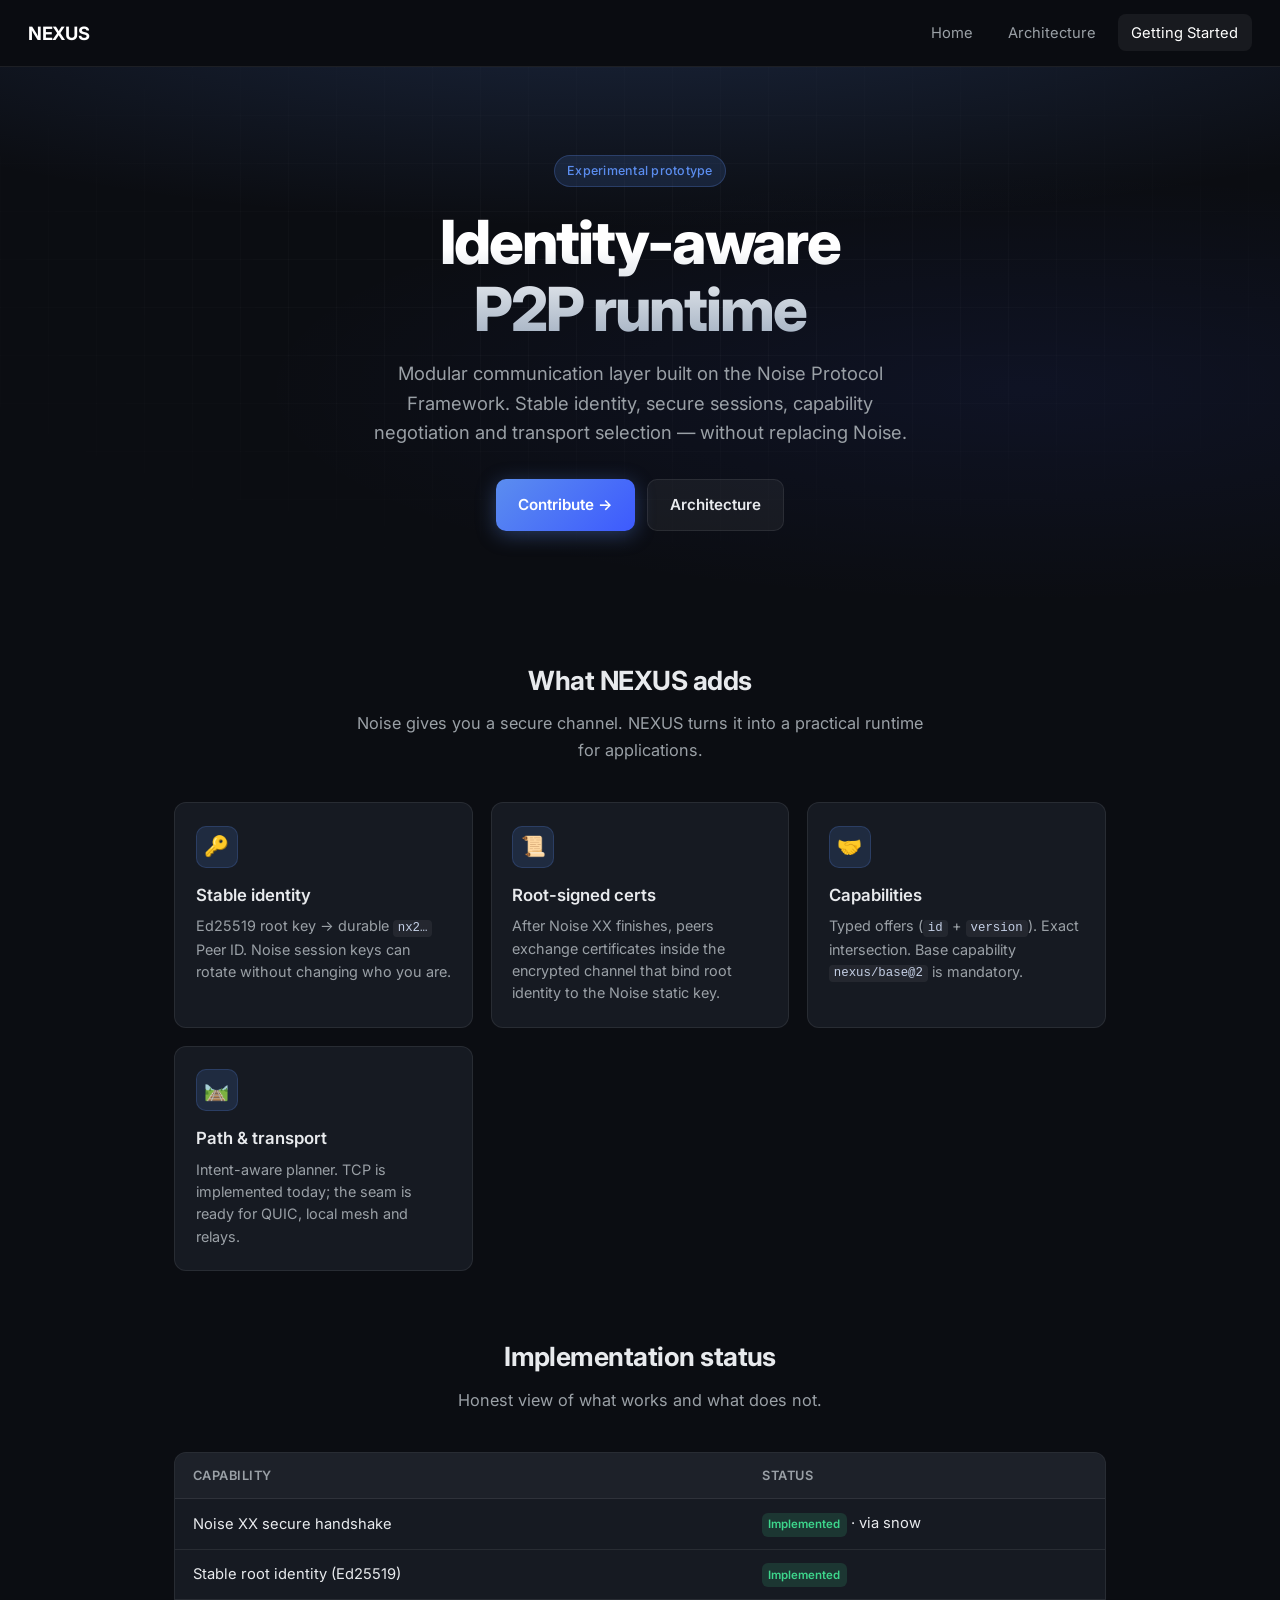
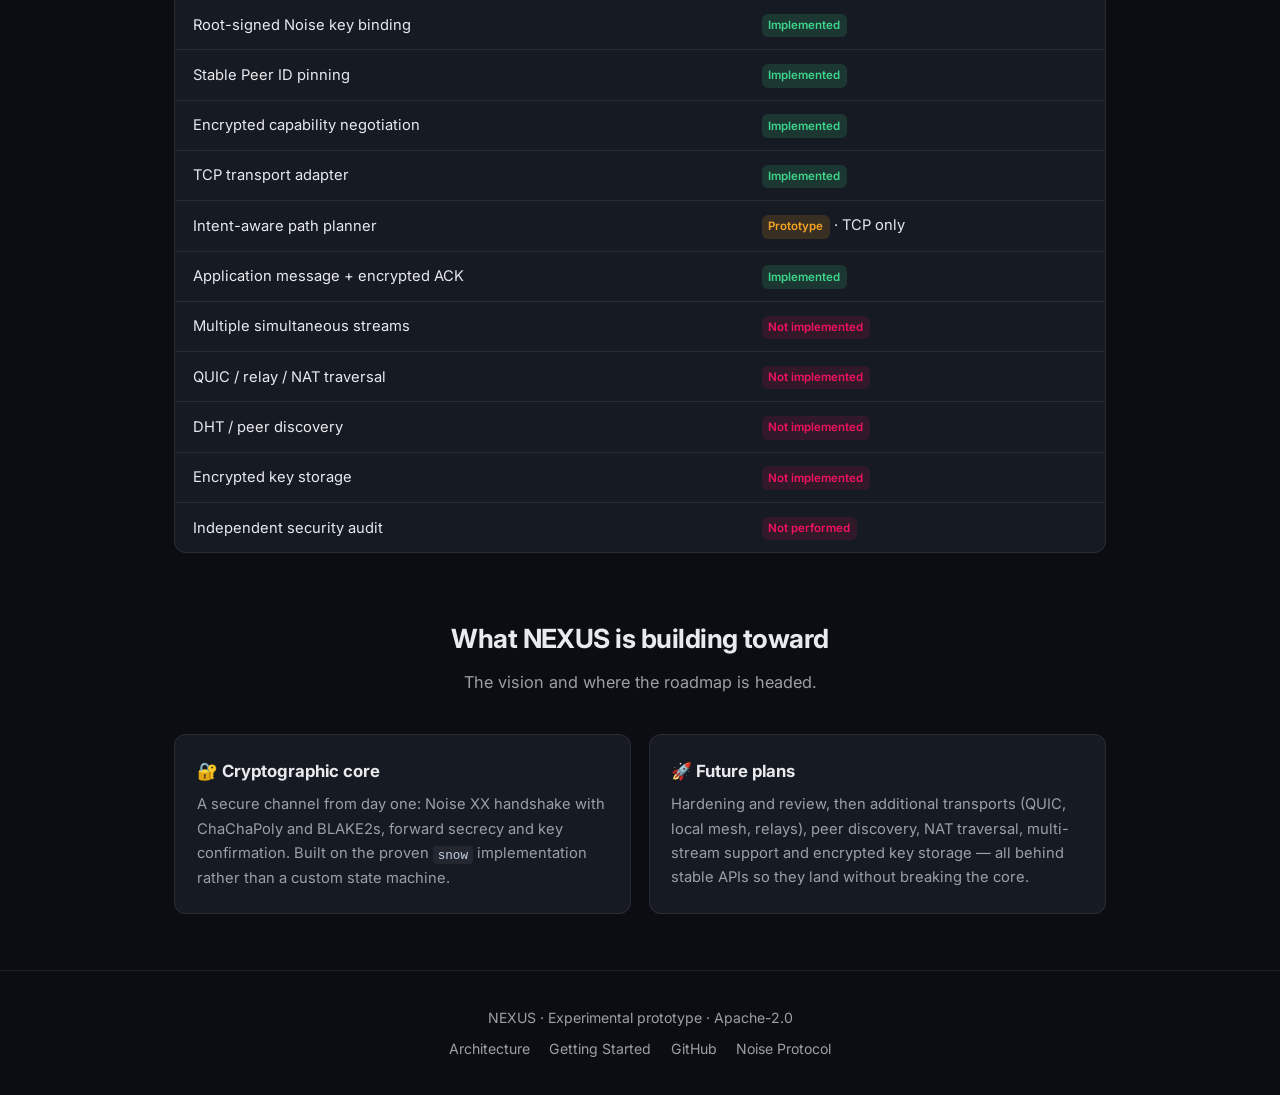
<file: index.html>
<!DOCTYPE html>
<html lang="en">
<head>
  <meta charset="UTF-8">
  <meta name="viewport" content="width=device-width, initial-scale=1">
  <title>NEXUS — Identity-aware P2P runtime</title>
  <link rel="stylesheet" href="style.css">
  <link rel="preconnect" href="https://fonts.googleapis.com">
  <link rel="preconnect" href="https://fonts.gstatic.com" crossorigin>
  <link href="https://fonts.googleapis.com/css2?family=Inter:wght@400;500;600;700;800&display=swap" rel="stylesheet">
</head>
<body>

<nav class="nav">
  <a href="index.html" class="logo">NEXUS</a>
  <a href="index.html">Home</a>
  <a href="architecture.html">Architecture</a>
  <a href="getting-started.html" class="active">Getting Started</a>
</nav>

<header class="hero">
  <div class="hero-grid"></div>
  <div class="hero-inner">
    <div class="badge-top">Experimental prototype</div>
    <h1>Identity-aware<br>P2P runtime</h1>
    <p class="tagline">
      Modular communication layer built on the Noise Protocol Framework.
      Stable identity, secure sessions, capability negotiation and transport selection — without replacing Noise.
    </p>
    <div class="hero-actions">
      <a href="https://github.com/papanya02/loom-protocol" class="btn btn-primary" target="_blank" rel="noopener">Contribute →</a>
      <a href="architecture.html" class="btn btn-ghost">Architecture</a>
    </div>
  </div>
</header>

<section class="section">
  <h2 class="section-title">What NEXUS adds</h2>
  <p class="section-lead">
    Noise gives you a secure channel. NEXUS turns it into a practical runtime for applications.
  </p>

  <div class="features">
    <div class="feature">
      <div class="feature-icon">🔑</div>
      <h3>Stable identity</h3>
      <p>Ed25519 root key → durable <code>nx2…</code> Peer ID. Noise session keys can rotate without changing who you are.</p>
    </div>
    <div class="feature">
      <div class="feature-icon">📜</div>
      <h3>Root-signed certs</h3>
      <p>After Noise XX finishes, peers exchange certificates inside the encrypted channel that bind root identity to the Noise static key.</p>
    </div>
    <div class="feature">
      <div class="feature-icon">🤝</div>
      <h3>Capabilities</h3>
      <p>Typed offers (<code>id</code> + <code>version</code>). Exact intersection. Base capability <code>nexus/base@2</code> is mandatory.</p>
    </div>
    <div class="feature">
      <div class="feature-icon">🛤️</div>
      <h3>Path &amp; transport</h3>
      <p>Intent-aware planner. TCP is implemented today; the seam is ready for QUIC, local mesh and relays.</p>
    </div>
  </div>
</section>

<section class="section" style="padding-top: 0.5rem;">
  <h2 class="section-title">Implementation status</h2>
  <p class="section-lead">Honest view of what works and what does not.</p>

  <div class="table-wrap">
    <table>
      <thead>
        <tr><th>Capability</th><th>Status</th></tr>
      </thead>
      <tbody>
        <tr><td>Noise XX secure handshake</td><td><span class="badge badge-yes">Implemented</span> · via snow</td></tr>
        <tr><td>Stable root identity (Ed25519)</td><td><span class="badge badge-yes">Implemented</span></td></tr>
        <tr><td>Root-signed Noise key binding</td><td><span class="badge badge-yes">Implemented</span></td></tr>
        <tr><td>Stable Peer ID pinning</td><td><span class="badge badge-yes">Implemented</span></td></tr>
        <tr><td>Encrypted capability negotiation</td><td><span class="badge badge-yes">Implemented</span></td></tr>
        <tr><td>TCP transport adapter</td><td><span class="badge badge-yes">Implemented</span></td></tr>
        <tr><td>Intent-aware path planner</td><td><span class="badge badge-proto">Prototype</span> · TCP only</td></tr>
        <tr><td>Application message + encrypted ACK</td><td><span class="badge badge-yes">Implemented</span></td></tr>
        <tr><td>Multiple simultaneous streams</td><td><span class="badge badge-no">Not implemented</span></td></tr>
        <tr><td>QUIC / relay / NAT traversal</td><td><span class="badge badge-no">Not implemented</span></td></tr>
        <tr><td>DHT / peer discovery</td><td><span class="badge badge-no">Not implemented</span></td></tr>
        <tr><td>Encrypted key storage</td><td><span class="badge badge-no">Not implemented</span></td></tr>
        <tr><td>Independent security audit</td><td><span class="badge badge-no">Not performed</span></td></tr>
      </tbody>
    </table>
  </div>
</section>

<section class="section" style="padding-top: 0.5rem;">
  <h2 class="section-title">What NEXUS is building toward</h2>
  <p class="section-lead">The vision and where the roadmap is headed.</p>

  <div class="split">
    <div class="card">
      <h3>🔐 Cryptographic core</h3>
      <p>
        A secure channel from day one: Noise XX handshake with ChaChaPoly and BLAKE2s,
        forward secrecy and key confirmation. Built on the proven
        <code>snow</code> implementation rather than a custom state machine.
      </p>
    </div>
    <div class="card">
      <h3>🚀 Future plans</h3>
      <p>
        Hardening and review, then additional transports (QUIC, local mesh, relays),
        peer discovery, NAT traversal, multi-stream support and encrypted key storage —
        all behind stable APIs so they land without breaking the core.
      </p>
    </div>
  </div>
</section>

<footer>
  <p>NEXUS · Experimental prototype · Apache-2.0</p>
  <div class="links">
    <a href="architecture.html">Architecture</a>
    <a href="getting-started.html">Getting Started</a>
    <a href="https://github.com/papanya02/loom-protocol" target="_blank" rel="noopener">GitHub</a>
    <a href="https://noiseprotocol.org/" target="_blank" rel="noopener">Noise Protocol</a>
  </div>
</footer>

</body>
</html>
</file>
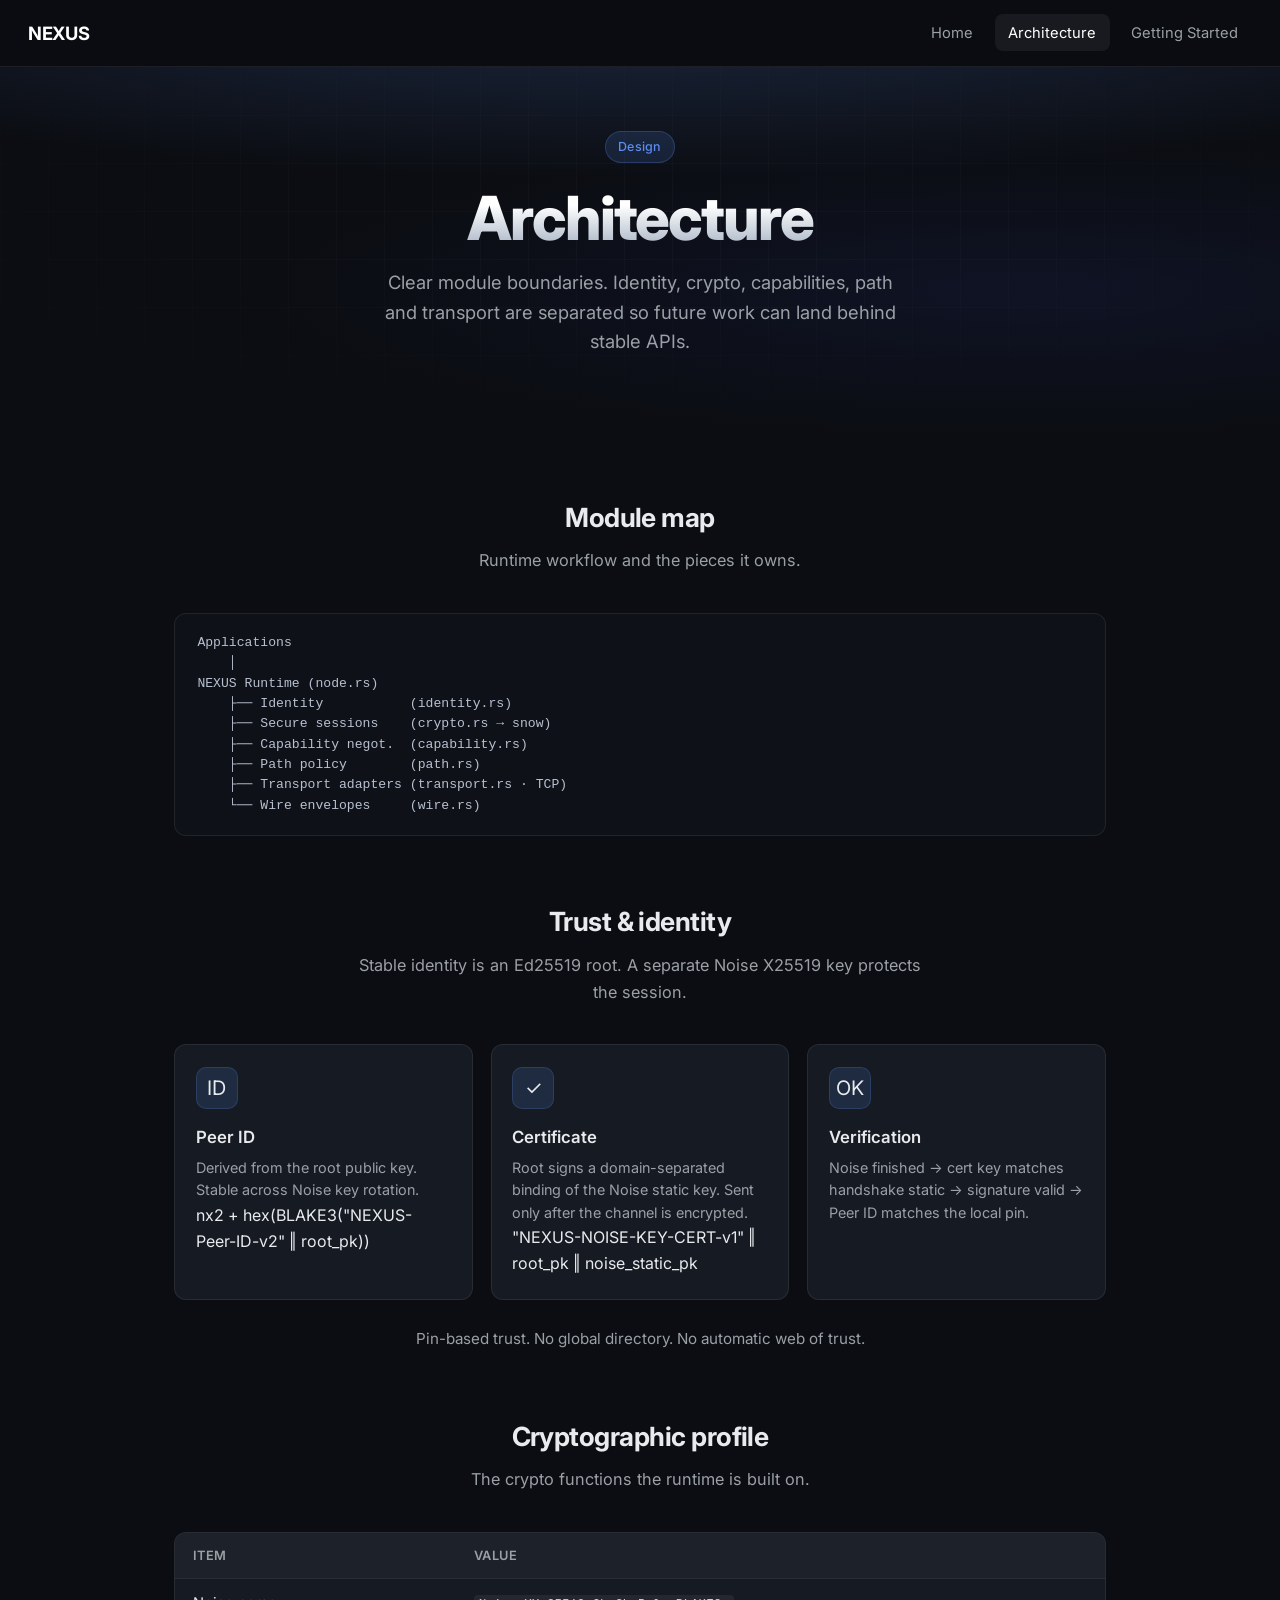
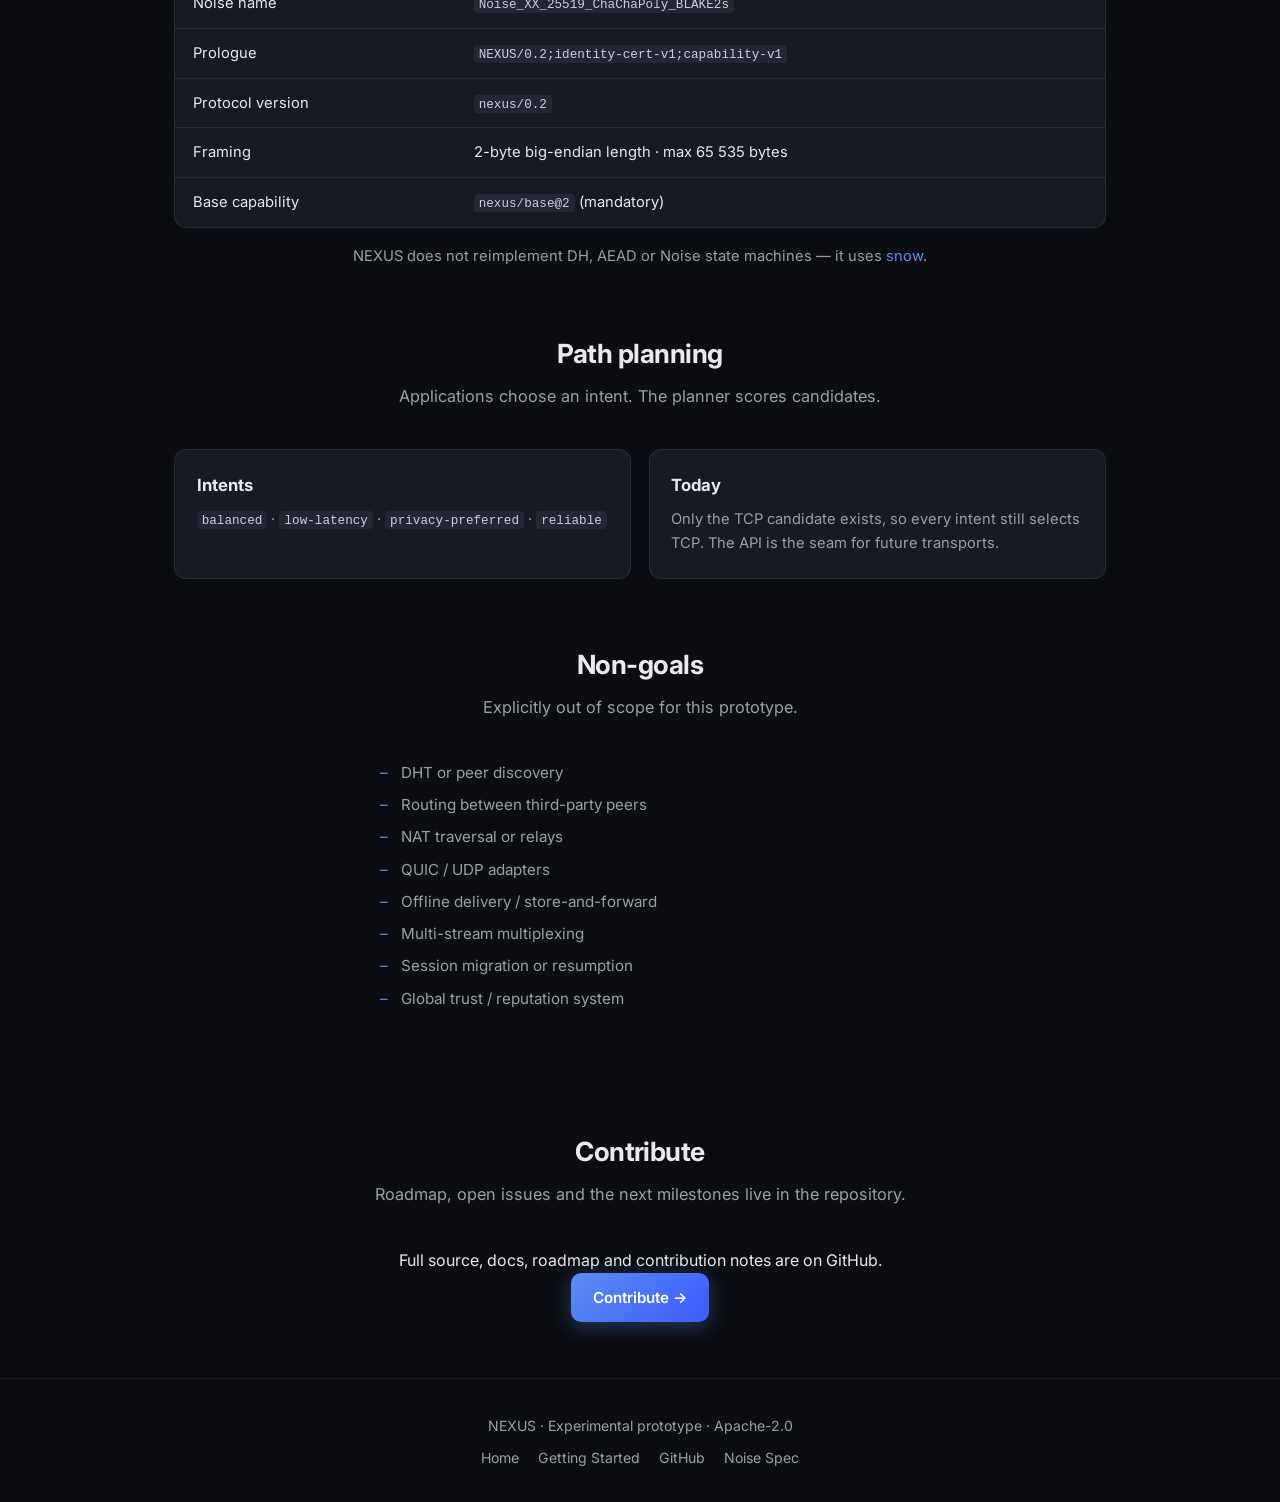
<file: architecture.html>
<!DOCTYPE html>
<html lang="en">
<head>
  <meta charset="UTF-8">
  <meta name="viewport" content="width=device-width, initial-scale=1">
  <title>Architecture — NEXUS</title>
  <link rel="stylesheet" href="style.css">
  <link rel="preconnect" href="https://fonts.googleapis.com">
  <link rel="preconnect" href="https://fonts.gstatic.com" crossorigin>
  <link href="https://fonts.googleapis.com/css2?family=Inter:wght@400;500;600;700;800&display=swap" rel="stylesheet">
</head>
<body>

<nav class="nav">
   <a href="index.html" class="logo">NEXUS</a>
  <a href="index.html">Home</a>
  <a href="architecture.html" class="active">Architecture</a>
  <a href="getting-started.html">Getting Started</a>
</nav>

<header class="hero" style="padding: 4rem 1.5rem 3.2rem;">
  <div class="hero-grid"></div>
  <div class="hero-inner">
    <div class="badge-top">Design</div>
    <h1>Architecture</h1>
    <p class="tagline">
      Clear module boundaries. Identity, crypto, capabilities, path and transport are separated so future work can land behind stable APIs.
    </p>
  </div>
</header>

<section class="section">
  <h2 class="section-title">Module map</h2>
  <p class="section-lead">Runtime workflow and the pieces it owns.</p>
  <div class="mono-block">Applications
    │
NEXUS Runtime (node.rs)
    ├── Identity           (identity.rs)
    ├── Secure sessions    (crypto.rs → snow)
    ├── Capability negot.  (capability.rs)
    ├── Path policy        (path.rs)
    ├── Transport adapters (transport.rs · TCP)
    └── Wire envelopes     (wire.rs)</div>
</section>

<section class="section" style="padding-top: 0.5rem;">
  <h2 class="section-title">Trust &amp; identity</h2>
  <p class="section-lead">
    Stable identity is an Ed25519 root. A separate Noise X25519 key protects the session.
  </p>

  <div class="features">
    <div class="feature">
      <div class="feature-icon">ID</div>
      <h3>Peer ID</h3>
      <p>Derived from the root public key. Stable across Noise key rotation.</p>
      <div class="formula">nx2 + hex(BLAKE3("NEXUS-Peer-ID-v2" ‖ root_pk))</div>
    </div>
    <div class="feature">
      <div class="feature-icon">✓</div>
      <h3>Certificate</h3>
      <p>Root signs a domain-separated binding of the Noise static key. Sent only after the channel is encrypted.</p>
      <div class="formula">"NEXUS-NOISE-KEY-CERT-v1" ‖ root_pk ‖ noise_static_pk</div>
    </div>
    <div class="feature">
      <div class="feature-icon">OK</div>
      <h3>Verification</h3>
      <p>Noise finished → cert key matches handshake static → signature valid → Peer ID matches the local pin.</p>
    </div>
  </div>

  <p style="text-align:center; margin-top:1.6rem; color:var(--text-muted); font-size:0.95rem;">
    Pin-based trust. No global directory. No automatic web of trust.
  </p>
</section>

<section class="section" style="padding-top: 0.5rem;">
  <h2 class="section-title">Cryptographic profile</h2>
  <p class="section-lead">The crypto functions the runtime is built on.</p>

  <div class="table-wrap">
    <table>
      <thead>
        <tr><th>Item</th><th>Value</th></tr>
      </thead>
      <tbody>
        <tr><td>Noise name</td><td><code>Noise_XX_25519_ChaChaPoly_BLAKE2s</code></td></tr>
        <tr><td>Prologue</td><td><code>NEXUS/0.2;identity-cert-v1;capability-v1</code></td></tr>
        <tr><td>Protocol version</td><td><code>nexus/0.2</code></td></tr>
        <tr><td>Framing</td><td>2-byte big-endian length · max 65 535 bytes</td></tr>
        <tr><td>Base capability</td><td><code>nexus/base@2</code> (mandatory)</td></tr>
      </tbody>
    </table>
  </div>
  <p style="text-align:center; margin-top:1rem; color:var(--text-muted); font-size:0.92rem;">
    NEXUS does not reimplement DH, AEAD or Noise state machines — it uses
    <a href="https://github.com/mcginty/snow" target="_blank" rel="noopener">snow</a>.
  </p>
</section>

<section class="section" style="padding-top: 0.5rem;">
  <h2 class="section-title">Path planning</h2>
  <p class="section-lead">
    Applications choose an intent. The planner scores candidates.
  </p>
  <div class="split">
    <div class="card">
      <h3>Intents</h3>
      <p><code>balanced</code> · <code>low-latency</code> · <code>privacy-preferred</code> · <code>reliable</code></p>
    </div>
    <div class="card">
      <h3>Today</h3>
      <p>Only the TCP candidate exists, so every intent still selects TCP. The API is the seam for future transports.</p>
    </div>
  </div>
</section>

<section class="section" style="padding-top: 0.5rem;">
  <h2 class="section-title">Non-goals</h2>
  <p class="section-lead">Explicitly out of scope for this prototype.</p>
  <ul class="clean">
    <li>DHT or peer discovery</li>
    <li>Routing between third-party peers</li>
    <li>NAT traversal or relays</li>
    <li>QUIC / UDP adapters</li>
    <li>Offline delivery / store-and-forward</li>
    <li>Multi-stream multiplexing</li>
    <li>Session migration or resumption</li>
    <li>Global trust / reputation system</li>
  </ul>
</section>

<section class="section">
  <h2 class="section-title">Contribute</h2>
  <p class="section-lead">
    Roadmap, open issues and the next milestones live in the repository.
  </p>

  <div class="cta-box" style="text-align: center;">
    <p>
      Full source, docs, roadmap and contribution notes are on GitHub.
    </p>
    <a href="https://github.com/papanya02/loom-protocol" class="btn btn-primary" target="_blank" rel="noopener">
      Contribute →
    </a>
  </div>
</section>

<footer>
  <p>NEXUS · Experimental prototype · Apache-2.0</p>
  <div class="links">
    <a href="index.html">Home</a>
    <a href="getting-started.html">Getting Started</a>
    <a href="https://github.com/papanya02/loom-protocol" target="_blank" rel="noopener">GitHub</a>
    <a href="https://noiseprotocol.org/noise.html" target="_blank" rel="noopener">Noise Spec</a>
  </div>
</footer>

</body>
</html>
</file>
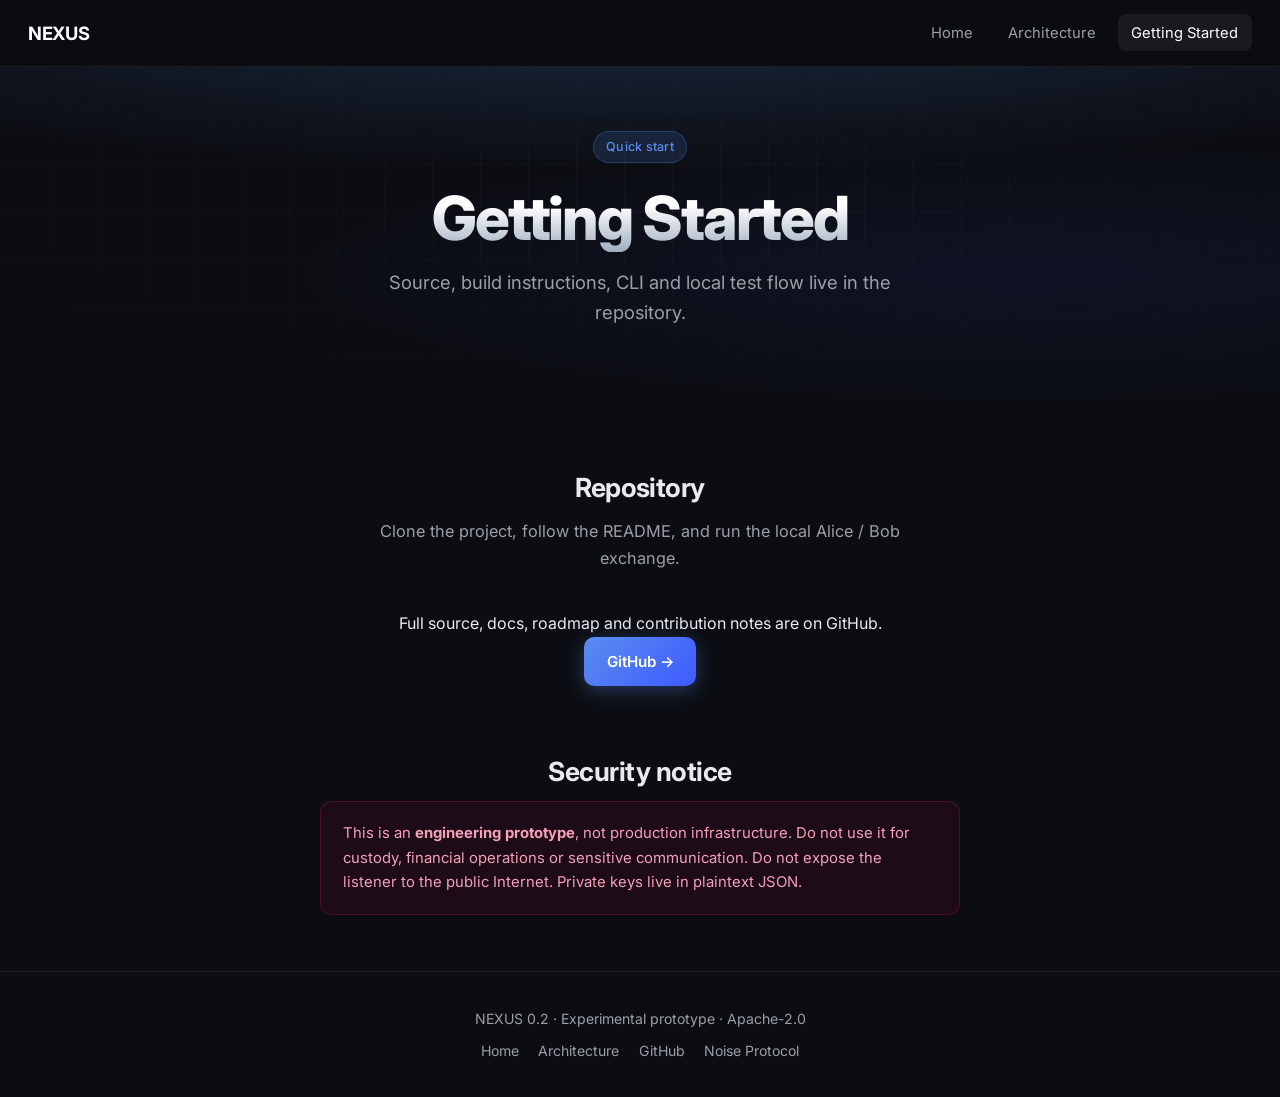
<file: getting-started.html>
<!DOCTYPE html>
<html lang="en">
<head>
  <meta charset="UTF-8">
  <meta name="viewport" content="width=device-width, initial-scale=1">
  <title>Getting Started — NEXUS</title>
  <link rel="stylesheet" href="style.css">
  <link rel="preconnect" href="https://fonts.googleapis.com">
  <link rel="preconnect" href="https://fonts.gstatic.com" crossorigin>
  <link href="https://fonts.googleapis.com/css2?family=Inter:wght@400;500;600;700;800&display=swap" rel="stylesheet">
</head>
<body>

<nav class="nav">
  <a href="index.html" class="logo">NEXUS</a>
  <a href="index.html">Home</a>
  <a href="architecture.html">Architecture</a>
  <a href="getting-started.html" class="active">Getting Started</a>
</nav>

<header class="hero" style="padding: 4rem 1.5rem 3.2rem;">
  <div class="hero-grid"></div>
  <div class="hero-inner">
    <div class="badge-top">Quick start</div>
    <h1>Getting Started</h1>
    <p class="tagline">
      Source, build instructions, CLI and local test flow live in the repository.
    </p>
  </div>
</header>

<section class="section">
  <h2 class="section-title">Repository</h2>
  <p class="section-lead">
    Clone the project, follow the README, and run the local Alice / Bob exchange.
  </p>

  <div class="cta-box" style="text-align: center;">
    <p>
      Full source, docs, roadmap and contribution notes are on GitHub.
    </p>
    <a href="https://github.com/papanya02/loom-protocol" class="btn btn-primary" target="_blank" rel="noopener">
      GitHub →
    </a>
  </div>
</section>

<section class="section" style="padding-top: 0.5rem;">
  <h2 class="section-title">Security notice</h2>
  <div class="notice">
    This is an <strong>engineering prototype</strong>, not production infrastructure.
    Do not use it for custody, financial operations or sensitive communication.
    Do not expose the listener to the public Internet. Private keys live in plaintext JSON.
  </div>
</section>

<footer>
  <p>NEXUS 0.2 · Experimental prototype · Apache-2.0</p>
  <div class="links">
    <a href="index.html">Home</a>
    <a href="architecture.html">Architecture</a>
    <a href="https://github.com/papanya02/loom-protocol" target="_blank" rel="noopener">GitHub</a>
    <a href="https://noiseprotocol.org/" target="_blank" rel="noopener">Noise Protocol</a>
  </div>
</footer>

</body>
</html>
</file>
<file: style.css>
/* NEXUS — polished dark site */

:root {
  --bg: #0b0d12;
  --bg-elevated: #12151c;
  --bg-card: #161a22;
  --border: rgba(255, 255, 255, 0.08);
  --border-hover: rgba(255, 255, 255, 0.16);
  --text: #e8eaed;
  --text-muted: #9aa0a6;
  --accent: #5b8def;
  --accent-soft: rgba(91, 141, 239, 0.15);
  --accent-hover: #7aa2f7;
  --success: #3dd68c;
  --warning: #f5a524;
  --danger: #f31260;
  --radius: 12px;
  --font: "Inter", -apple-system, BlinkMacSystemFont, "Segoe UI", Roboto, sans-serif;
  --mono: "JetBrains Mono", "SF Mono", ui-monospace, Menlo, Consolas, monospace;
}

* { box-sizing: border-box; margin: 0; padding: 0; }

html { scroll-behavior: smooth; }

body {
  font-family: var(--font);
  background: var(--bg);
  color: var(--text);
  line-height: 1.65;
  min-height: 100vh;
  -webkit-font-smoothing: antialiased;
}

a { color: var(--accent); text-decoration: none; transition: color 0.15s; }
a:hover { color: var(--accent-hover); }

/* Nav */
.nav {
  position: sticky;
  top: 0;
  z-index: 50;
  display: flex;
  align-items: center;
  gap: 0.5rem;
  padding: 0.9rem 1.75rem;
  background: rgba(11, 13, 18, 0.85);
  backdrop-filter: blur(12px);
  border-bottom: 1px solid var(--border);
}

.nav .logo {
  display: flex;
  align-items: center;
  gap: 0.55rem;
  font-weight: 700;
  font-size: 1.15rem;
  color: #fff;
  margin-right: auto;
  letter-spacing: -0.02em;
}

.nav .logo-mark {
  width: 28px;
  height: 28px;
  border-radius: 8px;
  background: linear-gradient(135deg, #5b8def, #3d5afe);
  display: grid;
  place-items: center;
  font-size: 0.85rem;
  font-weight: 800;
  color: #fff;
  box-shadow: 0 0 20px rgba(91, 141, 239, 0.35);
}

.nav a:not(.logo) {
  color: var(--text-muted);
  font-size: 0.92rem;
  padding: 0.4rem 0.85rem;
  border-radius: 8px;
  transition: all 0.15s;
}

.nav a:not(.logo):hover,
.nav a.active {
  color: #fff;
  background: rgba(255, 255, 255, 0.06);
}

/* Hero */
.hero {
  position: relative;
  padding: 5.5rem 1.5rem 4.5rem;
  text-align: center;
  overflow: hidden;
}

.hero::before {
  content: "";
  position: absolute;
  inset: 0;
  background:
    radial-gradient(ellipse 80% 50% at 50% -20%, rgba(91, 141, 239, 0.22), transparent),
    radial-gradient(ellipse 60% 40% at 80% 60%, rgba(61, 90, 254, 0.08), transparent);
  pointer-events: none;
}

.hero-grid {
  position: absolute;
  inset: 0;
  background-image:
    linear-gradient(rgba(255,255,255,0.03) 1px, transparent 1px),
    linear-gradient(90deg, rgba(255,255,255,0.03) 1px, transparent 1px);
  background-size: 48px 48px;
  mask-image: radial-gradient(ellipse 70% 60% at 50% 40%, black, transparent);
  pointer-events: none;
}

.hero-inner {
  position: relative;
  max-width: 720px;
  margin: 0 auto;
}

.badge-top {
  display: inline-flex;
  align-items: center;
  gap: 0.4rem;
  font-size: 0.78rem;
  font-weight: 500;
  color: var(--accent);
  background: var(--accent-soft);
  border: 1px solid rgba(91, 141, 239, 0.25);
  padding: 0.3rem 0.75rem;
  border-radius: 999px;
  margin-bottom: 1.4rem;
  letter-spacing: 0.02em;
}

.hero h1 {
  font-size: clamp(2.6rem, 6vw, 3.8rem);
  font-weight: 800;
  letter-spacing: -0.035em;
  line-height: 1.1;
  margin-bottom: 1rem;
  background: linear-gradient(180deg, #fff 30%, #a0aec0);
  -webkit-background-clip: text;
  -webkit-text-fill-color: transparent;
  background-clip: text;
}

.hero .tagline {
  font-size: 1.15rem;
  color: var(--text-muted);
  max-width: 540px;
  margin: 0 auto 2rem;
  line-height: 1.6;
}

.hero-actions {
  display: flex;
  flex-wrap: wrap;
  gap: 0.75rem;
  justify-content: center;
}

.btn {
  display: inline-flex;
  align-items: center;
  gap: 0.4rem;
  padding: 0.75rem 1.4rem;
  border-radius: 10px;
  font-weight: 600;
  font-size: 0.95rem;
  transition: all 0.18s;
  border: none;
  cursor: pointer;
}

.btn-primary {
  background: linear-gradient(135deg, #5b8def, #3d5afe);
  color: #fff !important;
  box-shadow: 0 4px 20px rgba(91, 141, 239, 0.35);
}

.btn-primary:hover {
  transform: translateY(-1px);
  box-shadow: 0 6px 28px rgba(91, 141, 239, 0.45);
  color: #fff !important;
}

.btn-ghost {
  background: rgba(255, 255, 255, 0.05);
  color: var(--text) !important;
  border: 1px solid var(--border);
}

.btn-ghost:hover {
  background: rgba(255, 255, 255, 0.09);
  border-color: var(--border-hover);
  color: #fff !important;
}

/* Sections */
.section {
  max-width: 980px;
  margin: 0 auto;
  padding: 3.5rem 1.5rem;
}

.section-title {
  font-size: 1.65rem;
  font-weight: 700;
  letter-spacing: -0.02em;
  text-align: center;
  margin-bottom: 0.5rem;
}

.section-lead {
  text-align: center;
  color: var(--text-muted);
  max-width: 580px;
  margin: 0 auto 2.4rem;
  font-size: 1.02rem;
}

/* Feature cards */
.features {
  display: grid;
  grid-template-columns: repeat(auto-fit, minmax(220px, 1fr));
  gap: 1.1rem;
}

.feature {
  background: var(--bg-card);
  border: 1px solid var(--border);
  border-radius: var(--radius);
  padding: 1.4rem 1.3rem;
  transition: border-color 0.2s, transform 0.2s;
}

.feature:hover {
  border-color: var(--border-hover);
  transform: translateY(-2px);
}

.feature-icon {
  width: 42px;
  height: 42px;
  border-radius: 10px;
  display: grid;
  place-items: center;
  font-size: 1.25rem;
  margin-bottom: 0.9rem;
  background: var(--accent-soft);
  border: 1px solid rgba(91, 141, 239, 0.2);
}

.feature h3 {
  font-size: 1.05rem;
  font-weight: 600;
  margin-bottom: 0.35rem;
}

.feature p {
  color: var(--text-muted);
  font-size: 0.9rem;
  line-height: 1.55;
}

/* Tables */
.table-wrap {
  overflow-x: auto;
  border: 1px solid var(--border);
  border-radius: var(--radius);
  background: var(--bg-card);
}

table {
  width: 100%;
  border-collapse: collapse;
  font-size: 0.92rem;
}

th, td {
  text-align: left;
  padding: 0.75rem 1.1rem;
  border-bottom: 1px solid var(--border);
}

th {
  background: rgba(255, 255, 255, 0.03);
  font-weight: 600;
  color: var(--text-muted);
  font-size: 0.8rem;
  text-transform: uppercase;
  letter-spacing: 0.04em;
}

tr:last-child td { border-bottom: none; }

.badge {
  display: inline-block;
  font-size: 0.72rem;
  font-weight: 600;
  padding: 0.2em 0.55em;
  border-radius: 6px;
}

.badge-yes {
  background: rgba(61, 214, 140, 0.15);
  color: var(--success);
}

.badge-no {
  background: rgba(243, 18, 96, 0.12);
  color: #f31260;
}

.badge-proto {
  background: rgba(245, 165, 36, 0.15);
  color: var(--warning);
}

/* Cards */
.split {
  display: grid;
  grid-template-columns: 1fr 1fr;
  gap: 1.1rem;
}

@media (max-width: 640px) {
  .split { grid-template-columns: 1fr; }
}

.card {
  background: var(--bg-card);
  border: 1px solid var(--border);
  border-radius: var(--radius);
  padding: 1.4rem 1.35rem;
}

.card h3 {
  font-size: 1.05rem;
  margin-bottom: 0.45rem;
  display: flex;
  align-items: center;
  gap: 0.45rem;
}

.card p {
  color: var(--text-muted);
  font-size: 0.92rem;
}

/* Code */
code {
  font-family: var(--mono);
  font-size: 0.86em;
  background: rgba(255, 255, 255, 0.06);
  padding: 0.12em 0.4em;
  border-radius: 4px;
  color: #c5d0e6;
}

pre {
  background: #0e1117;
  border: 1px solid var(--border);
  border-radius: var(--radius);
  padding: 1.15rem 1.3rem;
  overflow-x: auto;
  font-size: 0.88rem;
  line-height: 1.55;
  margin: 1rem 0;
}

pre code {
  background: none;
  padding: 0;
  color: #d0d7e2;
}

.mono-block {
  font-family: var(--mono);
  font-size: 0.82rem;
  background: #0e1117;
  border: 1px solid var(--border);
  border-radius: var(--radius);
  padding: 1.2rem 1.4rem;
  overflow-x: auto;
  white-space: pre;
  line-height: 1.55;
  color: #b8c0d0;
}

/* Notice */
.notice {
  background: rgba(243, 18, 96, 0.08);
  border: 1px solid rgba(243, 18, 96, 0.25);
  border-radius: var(--radius);
  padding: 1.2rem 1.35rem;
  color: #f5a0b8;
  font-size: 0.93rem;
  max-width: 640px;
  margin: 0 auto;
}

/* Lists */
ul.clean {
  list-style: none;
  max-width: 520px;
  margin: 0 auto;
}

ul.clean li {
  position: relative;
  padding-left: 1.3rem;
  margin-bottom: 0.45rem;
  color: var(--text-muted);
  font-size: 0.95rem;
}

ul.clean li::before {
  content: "–";
  position: absolute;
  left: 0;
  color: var(--accent);
}

/* Footer */
footer {
  border-top: 1px solid var(--border);
  padding: 2.2rem 1.5rem;
  text-align: center;
  color: var(--text-muted);
  font-size: 0.88rem;
}

footer a { color: var(--text-muted); }
footer a:hover { color: var(--accent); }

footer .links {
  margin-top: 0.5rem;
  display: flex;
  gap: 1.2rem;
  justify-content: center;
  flex-wrap: wrap;
}

@media (max-width: 600px) {
  .nav { padding: 0.75rem 1rem; gap: 0.25rem; }
  .nav a:not(.logo) { padding: 0.35rem 0.55rem; font-size: 0.85rem; }
  .hero { padding: 3.5rem 1rem 3rem; }
}
</file>
